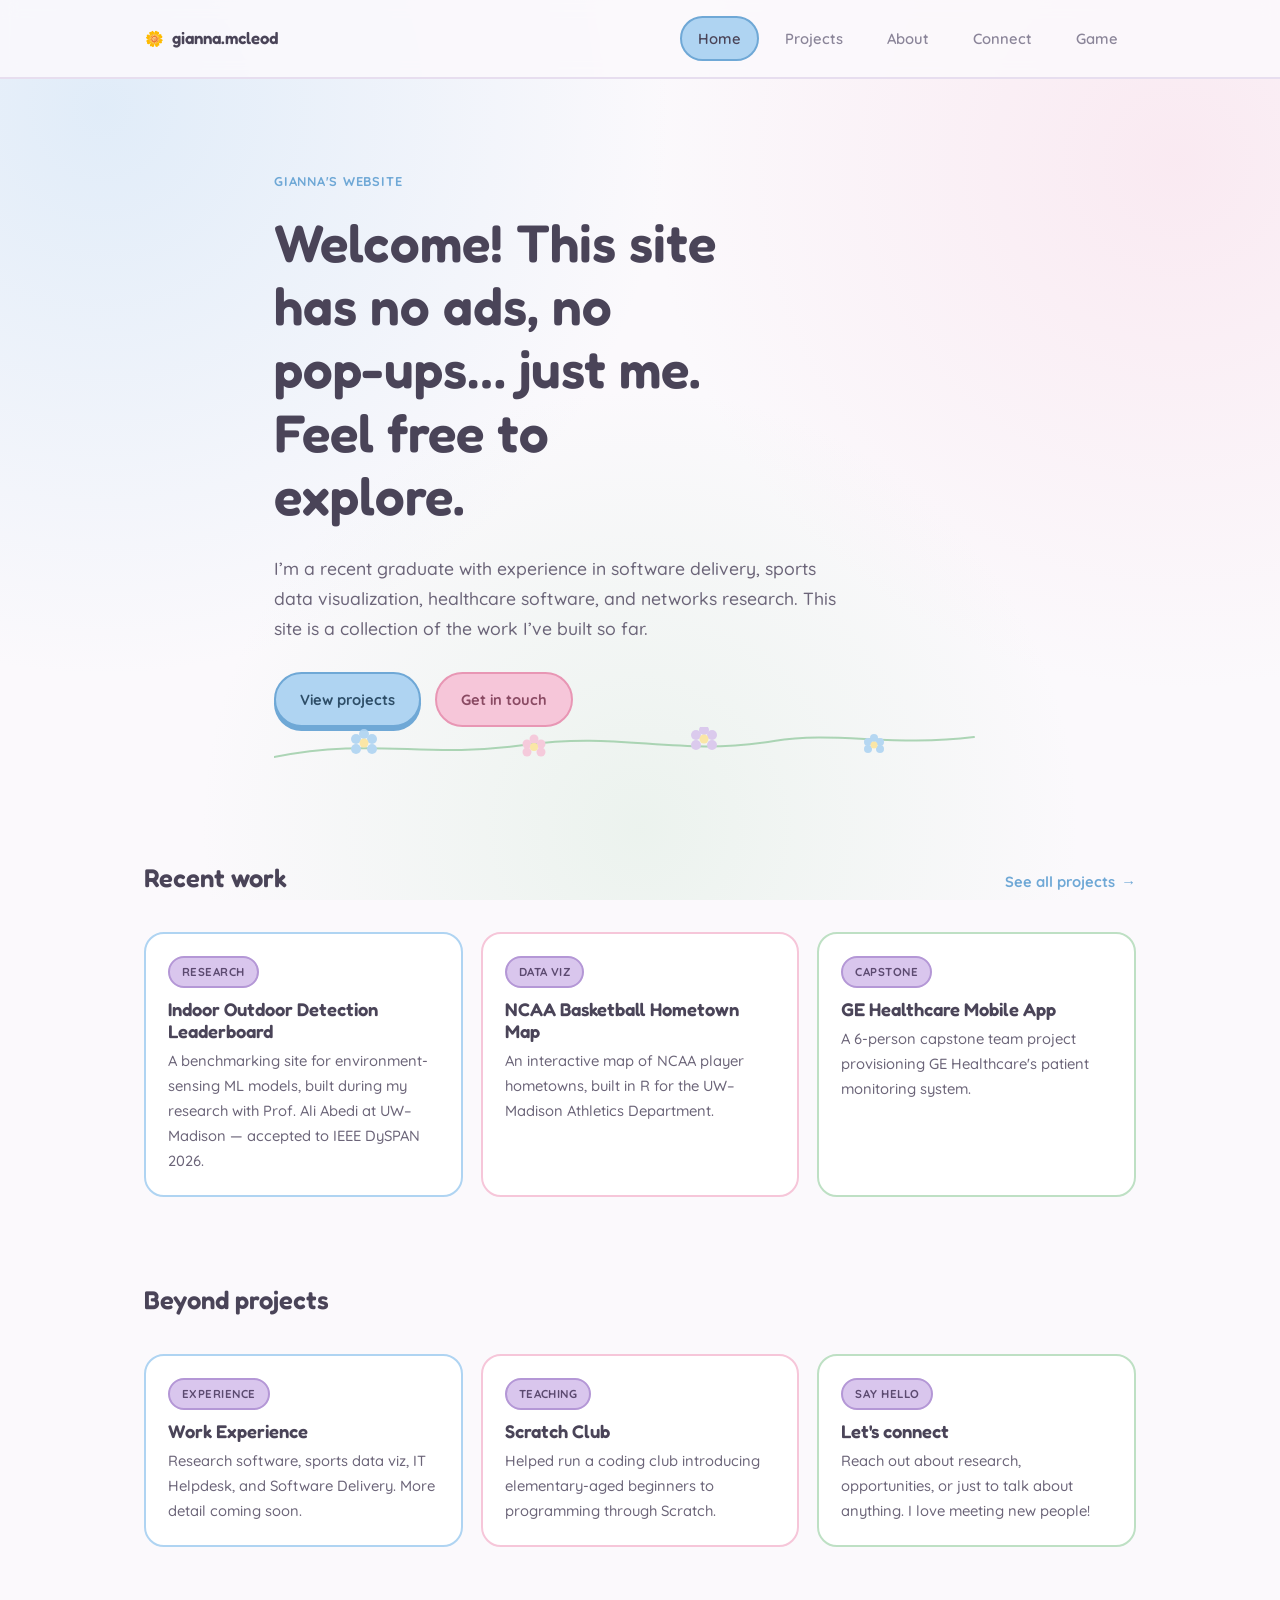
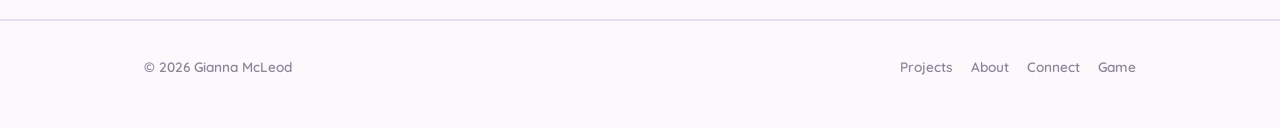
<file: index.html>
<!DOCTYPE html>
<html lang="en">
<head>
  <meta charset="UTF-8" />
  <meta name="viewport" content="width=device-width, initial-scale=1.0" />
  <title>Meet Gianna McLeod</title>
  <meta name="description" content="Portfolio of Gianna McLeod — software development, environment-sensing research, and data visualization." />
  <link rel="stylesheet" href="styles.css" />
</head>
<body>

  <nav class="site-nav">
    <div class="nav-inner">
      <a href="index.html" class="nav-logo"><span class="dot"></span>gianna.mcleod</a>
      <button class="nav-toggle" aria-label="Toggle navigation"><span></span></button>
      <ul class="nav-links">
        <li><a href="index.html" aria-current="page">Home</a></li>
        <li><a href="projects.html">Projects</a></li>
        <li><a href="about.html">About</a></li>
        <li><a href="connect.html">Connect</a></li>
        <li><a href="game.html">Game</a></li>
      </ul>
    </div>
  </nav>

  <main>
    <header class="hero">
      <div class="wrap">
        <p class="eyebrow hero-eyebrow">Gianna's Website</p>
        <h1>Welcome! This site has no ads, no pop-ups… just me. Feel free to explore.</h1>
        <p class="lede">
         I’m a recent graduate with experience in software delivery,
          sports data visualization, healthcare software, and networks research. This site is a collection of the work I’ve built so far.
        </p>
        <div class="hero-actions">
          <a href="projects.html" class="btn btn-primary">View projects</a>
          <a href="connect.html" class="btn btn-ghost">Get in touch</a>
        </div>
      </div>

      <div class="wrap" aria-hidden="true">
        <svg class="pulse-rule" viewBox="0 0 700 40" preserveAspectRatio="xMinYMid meet" xmlns="http://www.w3.org/2000/svg">
          <path d="M0,30 C100,10 150,32 250,18 C350,4 400,30 500,14 C560,4 620,20 700,10"
                fill="none" stroke="#8FC79C" stroke-width="2" stroke-linecap="round" opacity="0.8"/>
          <!-- flower 1: sky -->
          <g transform="translate(90,16)">
            <circle cx="0" cy="-9" r="5" fill="#AFD4F2"/>
            <circle cx="8" cy="-4" r="5" fill="#AFD4F2"/>
            <circle cx="8" cy="6" r="5" fill="#AFD4F2"/>
            <circle cx="-8" cy="6" r="5" fill="#AFD4F2"/>
            <circle cx="-8" cy="-4" r="5" fill="#AFD4F2"/>
            <circle cx="0" cy="0" r="4.5" fill="#FCE59E"/>
          </g>
          <!-- flower 2: blush -->
          <g transform="translate(260,20)">
            <circle cx="0" cy="-8" r="4.5" fill="#F6C6D9"/>
            <circle cx="7" cy="-3" r="4.5" fill="#F6C6D9"/>
            <circle cx="7" cy="5" r="4.5" fill="#F6C6D9"/>
            <circle cx="-7" cy="5" r="4.5" fill="#F6C6D9"/>
            <circle cx="-7" cy="-3" r="4.5" fill="#F6C6D9"/>
            <circle cx="0" cy="0" r="4" fill="#FCE59E"/>
          </g>
          <!-- flower 3: lilac -->
          <g transform="translate(430,12)">
            <circle cx="0" cy="-9" r="5" fill="#D9C6ED"/>
            <circle cx="8" cy="-4" r="5" fill="#D9C6ED"/>
            <circle cx="8" cy="6" r="5" fill="#D9C6ED"/>
            <circle cx="-8" cy="6" r="5" fill="#D9C6ED"/>
            <circle cx="-8" cy="-4" r="5" fill="#D9C6ED"/>
            <circle cx="0" cy="0" r="4.5" fill="#FCE59E"/>
          </g>
          <!-- flower 4: sky small -->
          <g transform="translate(600,18)">
            <circle cx="0" cy="-7" r="4" fill="#AFD4F2"/>
            <circle cx="6" cy="-3" r="4" fill="#AFD4F2"/>
            <circle cx="6" cy="4" r="4" fill="#AFD4F2"/>
            <circle cx="-6" cy="4" r="4" fill="#AFD4F2"/>
            <circle cx="-6" cy="-3" r="4" fill="#AFD4F2"/>
            <circle cx="0" cy="0" r="3.5" fill="#FCE59E"/>
          </g>
        </svg>
      </div>
    </header>

    <section>
      <div class="wrap-wide">
        <div class="section-head">
          <h2>Recent work</h2>
          <a href="projects.html" class="project-link">See all projects <span class="arrow">→</span></a>
        </div>
        <div class="highlight-grid">

          <div class="highlight-card">
            <span class="tag-mono">Research</span>
            <h3>Indoor Outdoor Detection Leaderboard</h3>
            <p>A benchmarking site for environment-sensing ML models, built during my research with Prof. Ali Abedi at UW–Madison — accepted to IEEE DySPAN 2026.</p>
          </div>

          <div class="highlight-card">
            <span class="tag-mono">Data Viz</span>
            <h3>NCAA Basketball Hometown Map</h3>
            <p>An interactive map of NCAA player hometowns, built in R for the UW–Madison Athletics Department.</p>
          </div>

          <div class="highlight-card">
            <span class="tag-mono">Capstone</span>
            <h3>GE Healthcare Mobile App</h3>
            <p>A 6-person capstone team project provisioning GE Healthcare's patient monitoring system.</p>
          </div>

        </div>
      </div>
    </section>

    <section class="tight">
      <div class="wrap-wide">
        <div class="section-head">
          <h2>Beyond projects</h2>
        </div>
        <div class="highlight-grid">
          <div class="highlight-card">
            <span class="tag-mono">Experience</span>
            <h3>Work Experience</h3>
            <p>Research software, sports data viz, IT Helpdesk, and Software Delivery. More detail coming soon.</p>
          </div>
          <div class="highlight-card">
            <span class="tag-mono">Teaching</span>
            <h3>Scratch Club</h3>
            <p>Helped run a coding club introducing elementary-aged beginners to programming through Scratch.</p>
          </div>
          <div class="highlight-card">
            <span class="tag-mono">Say hello</span>
            <h3>Let's connect</h3>
            <p>Reach out about research, opportunities, or just to talk about anything. I love meeting new people!</p>
          </div>
        </div>
      </div>
    </section>
  </main>

  <footer>
    <div class="wrap-wide">
      <p>&copy; 2026 Gianna McLeod</p>
      <ul class="footer-links">
        <li><a href="projects.html">Projects</a></li>
        <li><a href="about.html">About</a></li>
        <li><a href="connect.html">Connect</a></li>
        <li><a href="game.html">Game</a></li>
      </ul>
    </div>
  </footer>

  <script src="script.js"></script>
</body>
</html>
</file>
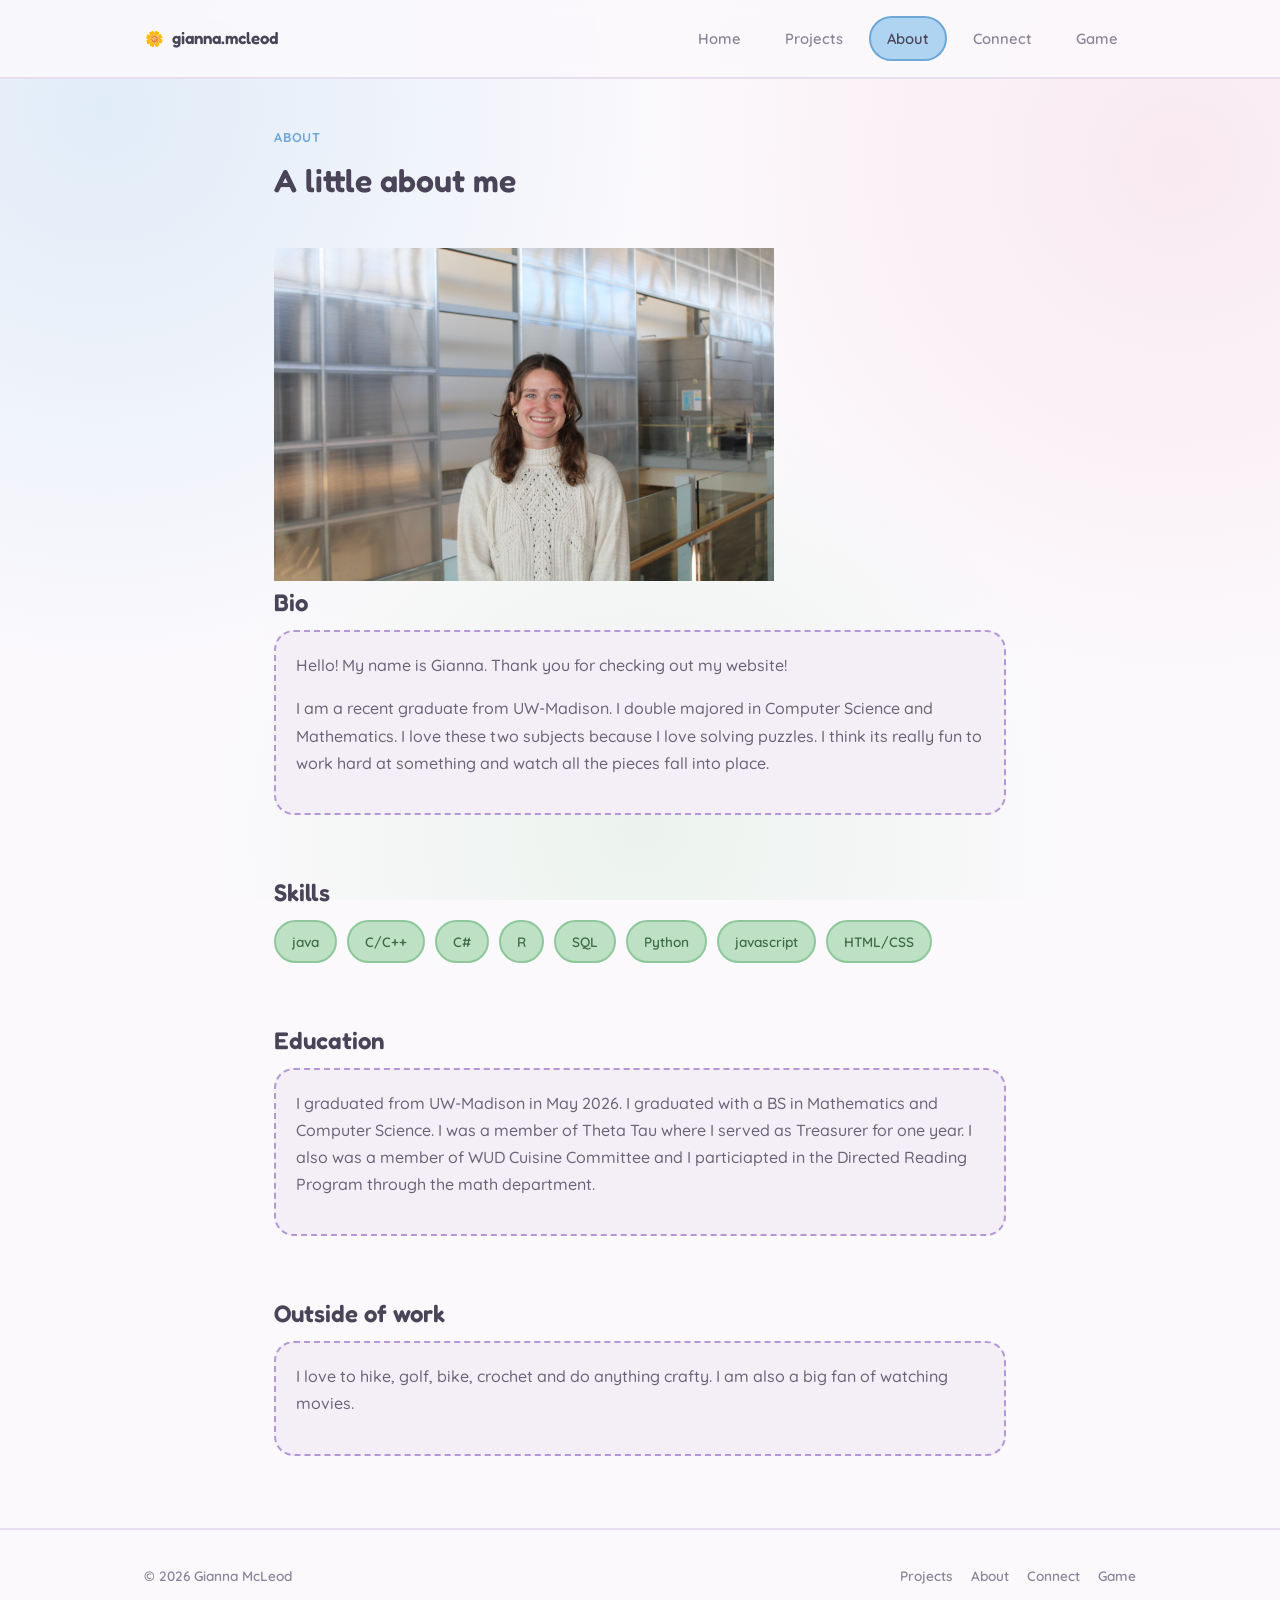
<file: about.html>
<!DOCTYPE html>
<html lang="en">
<head>
  <meta charset="UTF-8" />
  <meta name="viewport" content="width=device-width, initial-scale=1.0" />
  <title>About — Gianna McLeod</title>
  <link rel="stylesheet" href="styles.css" />
</head>
<body>

  <nav class="site-nav">
    <div class="nav-inner">
      <a href="index.html" class="nav-logo"><span class="dot"></span>gianna.mcleod</a>
      <button class="nav-toggle" aria-label="Toggle navigation"><span></span></button>
      <ul class="nav-links">
        <li><a href="index.html">Home</a></li>
        <li><a href="projects.html">Projects</a></li>
        <li><a href="about.html" aria-current="page">About</a></li>
        <li><a href="connect.html">Connect</a></li>
        <li><a href="game.html">Game</a></li>
      </ul>
    </div>
  </nav>

  <main>
    <div class="wrap">

      <header class="tight" style="padding-top: 48px;">
        <p class="eyebrow">About</p>
        <h1>A little about me</h1>
      </header>
      <section class="tight prose">
        <img src="photos/IMG_2889.JPG" alt="Photo of Gianna" style="max-width: 500px; width: 100%; height: auto;">
        <h2>Bio</h2>
        <div class="placeholder-block">
          <p>Hello! My name is Gianna. Thank you for checking out my website!</p>
          <p>I am a recent graduate from UW-Madison. I double majored in Computer Science and Mathematics. 
          I love these two subjects because I love solving puzzles. I think its really fun to work hard
          at something and watch all the pieces fall into place.</p>
        </div>
      </section>
      <section class="tight">
        <h2>Skills</h2>
        <div class="skills-grid">
          <span class="skill-chip">java</span>
          <span class="skill-chip">C/C++</span>
          <span class="skill-chip">C#</span>
          <span class="skill-chip">R</span>
          <span class="skill-chip">SQL</span>
          <span class="skill-chip">Python</span>
          <span class="skill-chip">javascript</span>
          <span class="skill-chip">HTML/CSS</span>
        </div>
      </section>
      <section class="tight prose">
        <h2>Education</h2>
        <div class="placeholder-block">
          <p>I graduated from UW-Madison in May 2026. I graduated with a BS in Mathematics and Computer Science.
          I was a member of Theta Tau where I served as Treasurer for one year. I also was a member of 
          WUD Cuisine Committee and I particiapted in the Directed Reading Program through the math department. </p>
        </div>
      </section>
      
      <section class="tight prose">
        <h2>Outside of work</h2>
        <div class="placeholder-block">
          <p>I love to hike, golf, bike, crochet and do anything crafty. I am also a big fan of watching movies.</p>
        </div>
      </section>

    </div>
  </main>

  <footer>
    <div class="wrap-wide">
      <p>&copy; 2026 Gianna McLeod</p>
      <ul class="footer-links">
        <li><a href="projects.html">Projects</a></li>
        <li><a href="about.html">About</a></li>
        <li><a href="connect.html">Connect</a></li>
        <li><a href="game.html">Game</a></li>
      </ul>
    </div>
  </footer>

  <script src="script.js"></script>
</body>
</html>
</file>
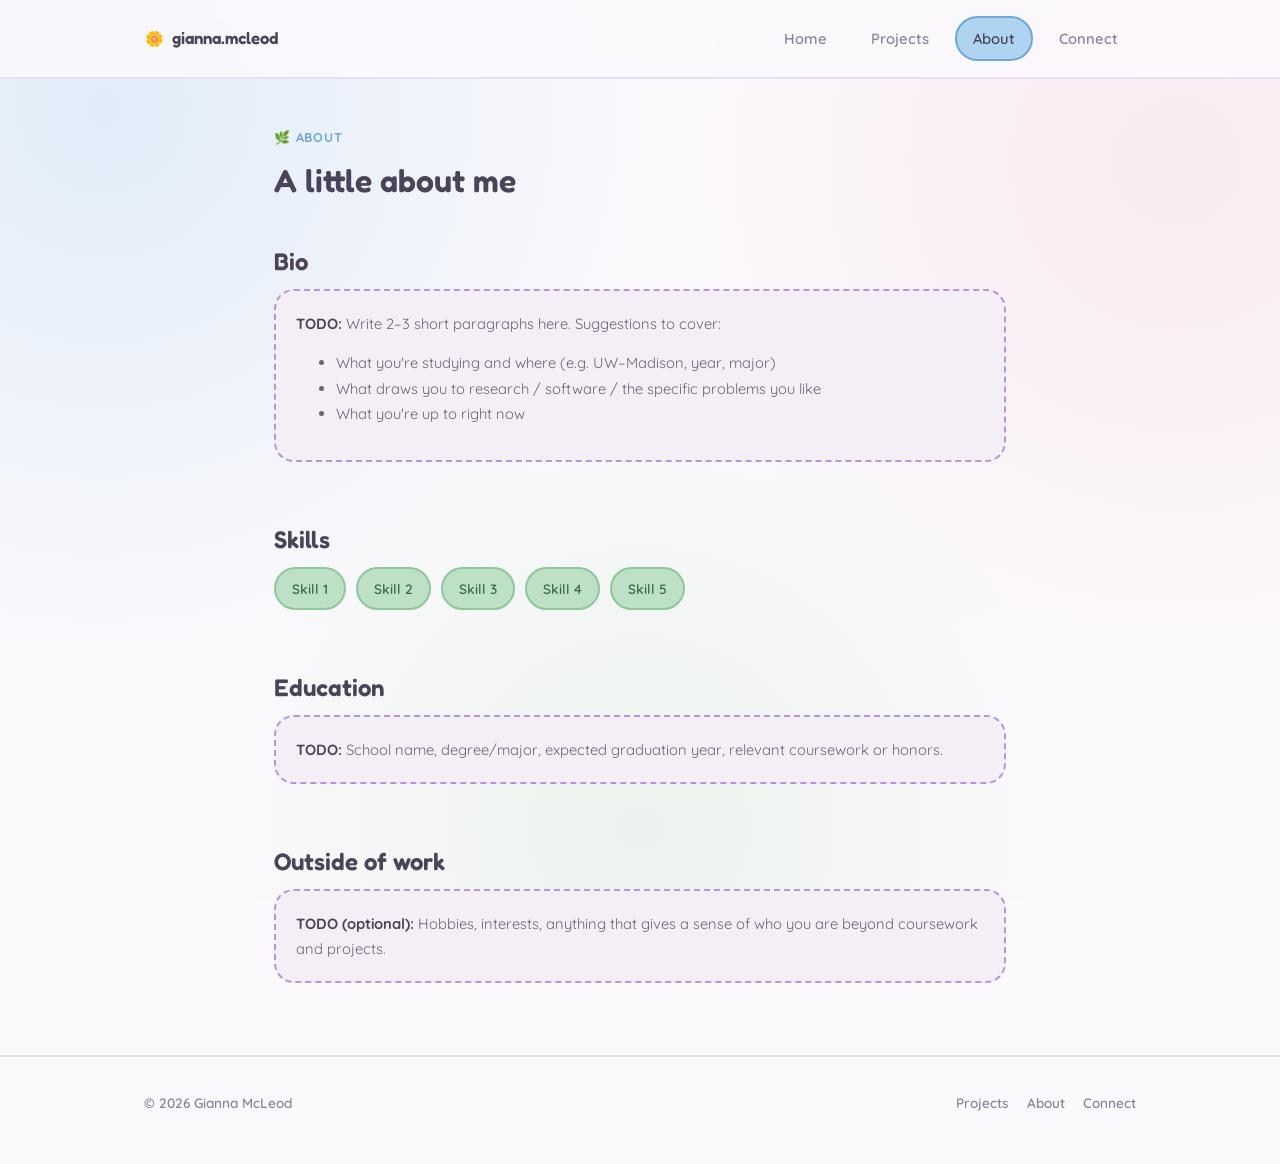
<file: About.html>
<!DOCTYPE html>
<html lang="en">
<head>
  <meta charset="UTF-8" />
  <meta name="viewport" content="width=device-width, initial-scale=1.0" />
  <title>About — Gianna McLeod</title>
  <link rel="stylesheet" href="styles.css" />
</head>
<body>

  <nav class="site-nav">
    <div class="nav-inner">
      <a href="index.html" class="nav-logo"><span class="dot"></span>gianna.mcleod</a>
      <button class="nav-toggle" aria-label="Toggle navigation"><span></span></button>
      <ul class="nav-links">
        <li><a href="index.html">Home</a></li>
        <li><a href="projects.html">Projects</a></li>
        <li><a href="about.html" aria-current="page">About</a></li>
        <li><a href="connect.html">Connect</a></li>
      </ul>
    </div>
  </nav>

  <main>
    <div class="wrap">

      <header class="tight" style="padding-top: 48px;">
        <p class="eyebrow">🌿 About</p>
        <h1>A little about me</h1>
      </header>

      <!-- ============================================================
           BIO
           Replace the placeholder block below with a few paragraphs:
           who you are, what you study, what you're curious about.
           ============================================================ -->
      <section class="tight prose">
        <h2>Bio</h2>
        <div class="placeholder-block">
          <strong>TODO:</strong> Write 2–3 short paragraphs here. Suggestions to cover:
          <ul>
            <li>What you're studying and where (e.g. UW–Madison, year, major)</li>
            <li>What draws you to research / software / the specific problems you like</li>
            <li>What you're up to right now</li>
          </ul>
        </div>
      </section>

      <!-- ============================================================
           SKILLS
           Replace the chips below with your own list of languages,
           tools, and frameworks. Duplicate the <span class="skill-chip">
           element for each one.
           ============================================================ -->
      <section class="tight">
        <h2>Skills</h2>
        <div class="skills-grid">
          <span class="skill-chip">Skill 1</span>
          <span class="skill-chip">Skill 2</span>
          <span class="skill-chip">Skill 3</span>
          <span class="skill-chip">Skill 4</span>
          <span class="skill-chip">Skill 5</span>
        </div>
      </section>

      <!-- ============================================================
           EDUCATION
           Replace with your actual program, expected graduation, etc.
           ============================================================ -->
      <section class="tight prose">
        <h2>Education</h2>
        <div class="placeholder-block">
          <strong>TODO:</strong> School name, degree/major, expected graduation year,
          relevant coursework or honors.
        </div>
      </section>

      <!-- ============================================================
           INTERESTS / OUTSIDE OF WORK
           Optional section — delete if you don't want it.
           ============================================================ -->
      <section class="tight prose">
        <h2>Outside of work</h2>
        <div class="placeholder-block">
          <strong>TODO (optional):</strong> Hobbies, interests, anything that gives a
          sense of who you are beyond coursework and projects.
        </div>
      </section>

    </div>
  </main>

  <footer>
    <div class="wrap-wide">
      <p>&copy; 2026 Gianna McLeod</p>
      <ul class="footer-links">
        <li><a href="projects.html">Projects</a></li>
        <li><a href="about.html">About</a></li>
        <li><a href="connect.html">Connect</a></li>
      </ul>
    </div>
  </footer>

  <script src="script.js"></script>
</body>
</html>
</file>
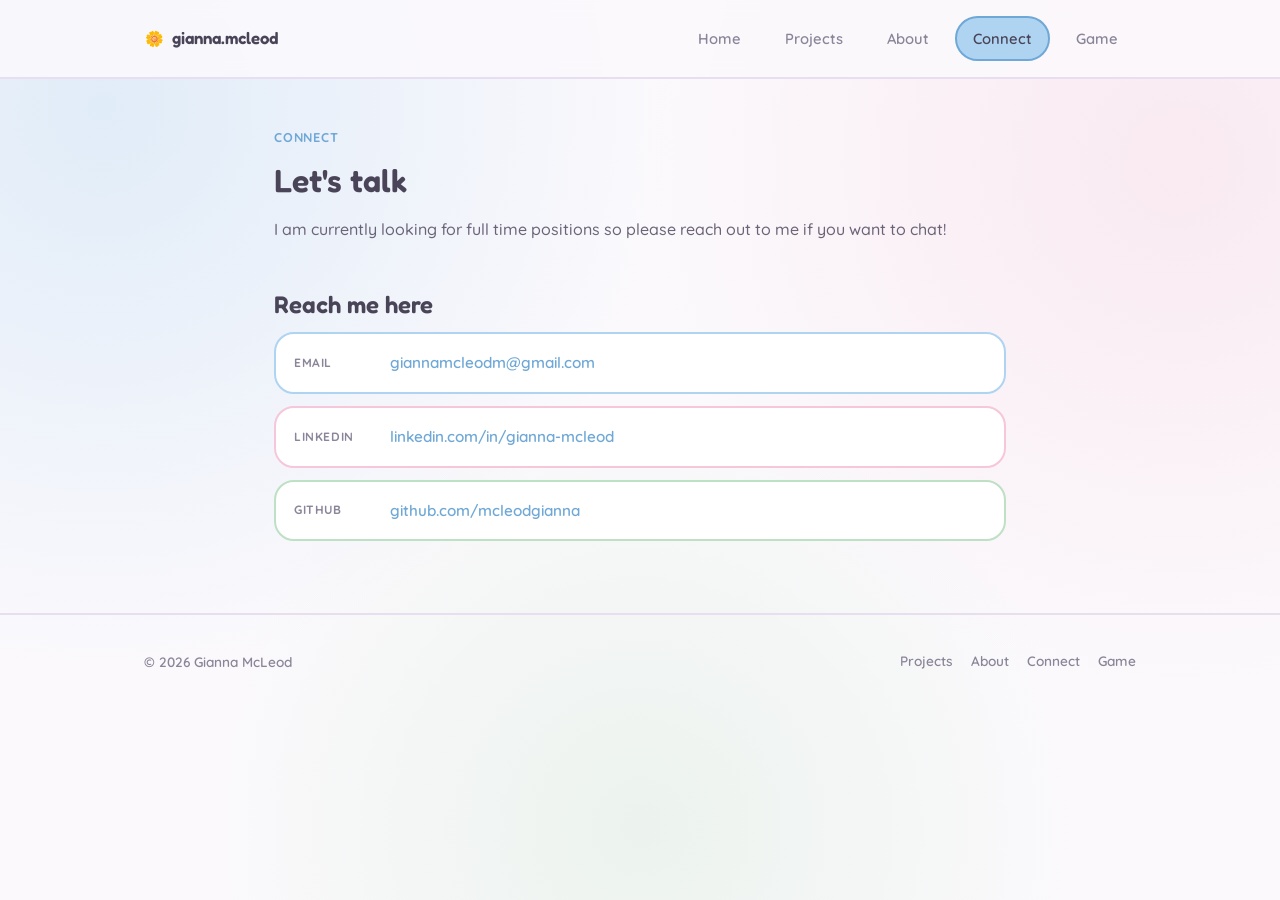
<file: connect.html>
<!DOCTYPE html>
<html lang="en">
<head>
  <meta charset="UTF-8" />
  <meta name="viewport" content="width=device-width, initial-scale=1.0" />
  <title>Connect — Gianna McLeod</title>
  <link rel="stylesheet" href="styles.css" />
</head>
<body>

  <nav class="site-nav">
    <div class="nav-inner">
      <a href="index.html" class="nav-logo"><span class="dot"></span>gianna.mcleod</a>
      <button class="nav-toggle" aria-label="Toggle navigation"><span></span></button>
      <ul class="nav-links">
        <li><a href="index.html">Home</a></li>
        <li><a href="projects.html">Projects</a></li>
        <li><a href="about.html">About</a></li>
        <li><a href="connect.html" aria-current="page">Connect</a></li>
        <li><a href="game.html">Game</a></li>
      </ul>
    </div>
  </nav>

  <main>
    <div class="wrap">

      <header class="tight" style="padding-top: 48px;">
        <p class="eyebrow">Connect</p>
        <h1>Let's talk</h1>
        <p class="lede">
          I am currently looking for full time positions so please reach out to me if you want to chat!
        </p>
      </header>

      <section class="tight">
        <h2>Reach me here</h2>
        <ul class="contact-list">
          <li>
            <span class="label">Email</span>
            <a href="mailto:giannamcleodm@gmail.com">giannamcleodm@gmail.com</a>
          </li>
          <li>
            <span class="label">LinkedIn</span>
            <a href="https://www.linkedin.com/in/gianna-mcleod/" target="_blank" rel="noopener noreferrer">
              linkedin.com/in/gianna-mcleod
            </a>
          </li>
          <li>
            <span class="label">GitHub</span>
            <a href="https://github.com/mcleodgianna" target="_blank" rel="noopener noreferrer">github.com/mcleodgianna</a>
          </li>
          <!--
          <li>
            <span class="label">Resume</span>
            <a href="TODO-resume.pdf">Download PDF</a>
          </li>
          -->
        </ul>
      </section>

      <!-- ============================================================
           OPTIONAL CONTACT FORM
           This is a static site (GitHub Pages), so a real form needs a
           backend/service like Formspree, Getform, or Netlify Forms.
           Left commented out — uncomment and wire up an action URL if
           you want a form instead of / in addition to the links above.
           ============================================================ -->
      <!--
      <section class="tight prose">
        <h2>Or send a message</h2>
        <form action="https://formspree.io/f/TODO" method="POST">
          <label>Name<br><input type="text" name="name" required></label><br><br>
          <label>Email<br><input type="email" name="email" required></label><br><br>
          <label>Message<br><textarea name="message" rows="5" required></textarea></label><br><br>
          <button type="submit" class="btn btn-primary">Send</button>
        </form>
      </section>
      -->

    </div>
  </main>

  <footer>
    <div class="wrap-wide">
      <p>&copy; 2026 Gianna McLeod</p>
      <ul class="footer-links">
        <li><a href="projects.html">Projects</a></li>
        <li><a href="about.html">About</a></li>
        <li><a href="connect.html">Connect</a></li>
        <li><a href="game.html">Game</a></li>
      </ul>
    </div>
  </footer>

  <script src="script.js"></script>
</body>
</html>
</file>
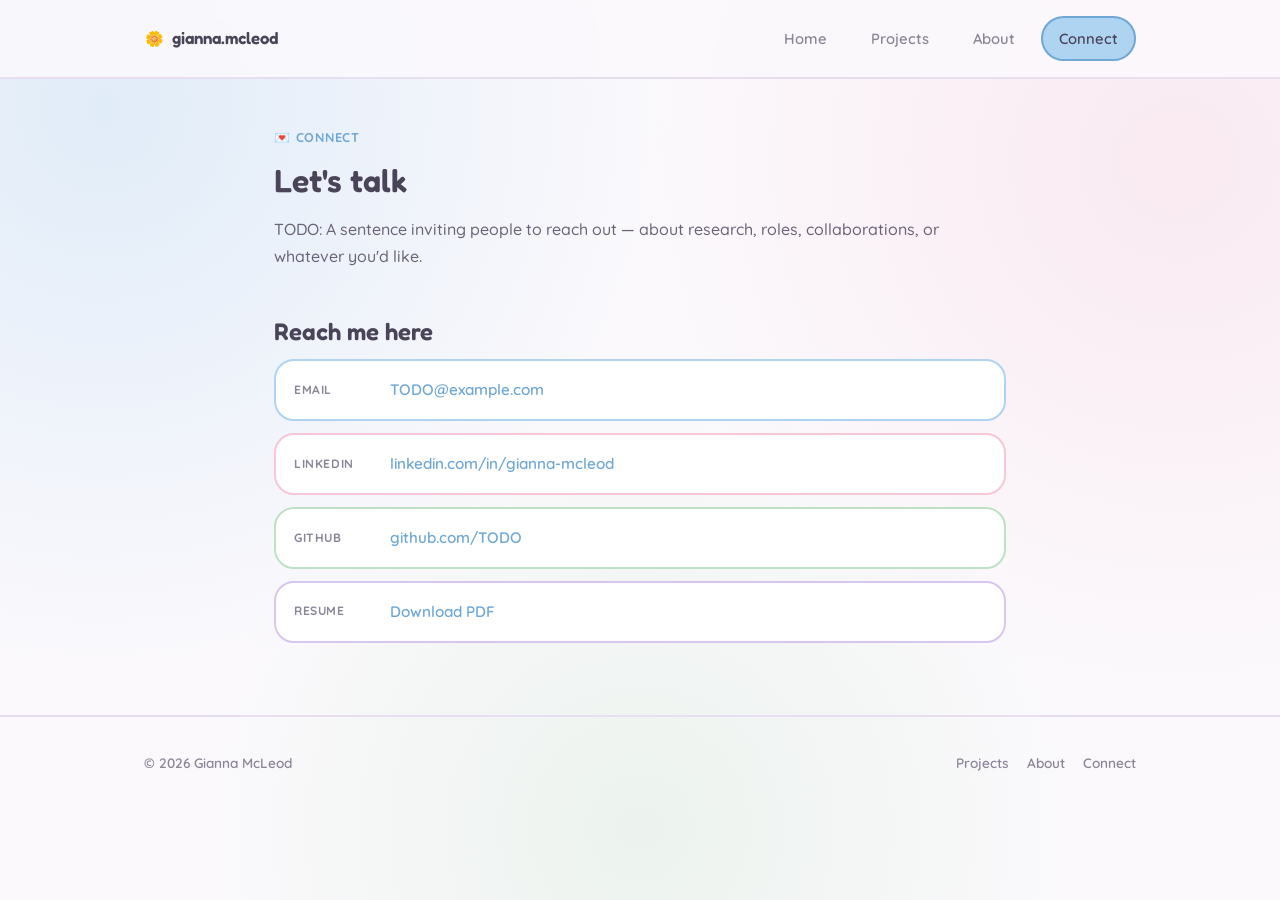
<file: Connect.html>
<!DOCTYPE html>
<html lang="en">
<head>
  <meta charset="UTF-8" />
  <meta name="viewport" content="width=device-width, initial-scale=1.0" />
  <title>Connect — Gianna McLeod</title>
  <link rel="stylesheet" href="styles.css" />
</head>
<body>

  <nav class="site-nav">
    <div class="nav-inner">
      <a href="index.html" class="nav-logo"><span class="dot"></span>gianna.mcleod</a>
      <button class="nav-toggle" aria-label="Toggle navigation"><span></span></button>
      <ul class="nav-links">
        <li><a href="index.html">Home</a></li>
        <li><a href="projects.html">Projects</a></li>
        <li><a href="about.html">About</a></li>
        <li><a href="connect.html" aria-current="page">Connect</a></li>
      </ul>
    </div>
  </nav>

  <main>
    <div class="wrap">

      <header class="tight" style="padding-top: 48px;">
        <p class="eyebrow">💌 Connect</p>
        <h1>Let's talk</h1>
        <!-- ============================================================
             INTRO LINE
             Replace with a short sentence about what you want people to
             reach out about (e.g. research collabs, job opportunities).
             ============================================================ -->
        <p class="lede">
          TODO: A sentence inviting people to reach out — about research, roles,
          collaborations, or whatever you'd like.
        </p>
      </header>

      <!-- ============================================================
           CONTACT LINKS
           Fill in the href for each item, and delete any rows you don't
           want (e.g. no GitHub). Duplicate a <li> to add more.
           ============================================================ -->
      <section class="tight">
        <h2>Reach me here</h2>
        <ul class="contact-list">
          <li>
            <span class="label">Email</span>
            <a href="mailto:TODO@example.com">TODO@example.com</a>
          </li>
          <li>
            <span class="label">LinkedIn</span>
            <a href="https://www.linkedin.com/in/gianna-mcleod/" target="_blank" rel="noopener noreferrer">
              linkedin.com/in/gianna-mcleod
            </a>
          </li>
          <li>
            <span class="label">GitHub</span>
            <a href="https://github.com/TODO" target="_blank" rel="noopener noreferrer">github.com/TODO</a>
          </li>
          <li>
            <span class="label">Resume</span>
            <a href="TODO-resume.pdf">Download PDF</a>
          </li>
        </ul>
      </section>

      <!-- ============================================================
           OPTIONAL CONTACT FORM
           This is a static site (GitHub Pages), so a real form needs a
           backend/service like Formspree, Getform, or Netlify Forms.
           Left commented out — uncomment and wire up an action URL if
           you want a form instead of / in addition to the links above.
           ============================================================ -->
      <!--
      <section class="tight prose">
        <h2>Or send a message</h2>
        <form action="https://formspree.io/f/TODO" method="POST">
          <label>Name<br><input type="text" name="name" required></label><br><br>
          <label>Email<br><input type="email" name="email" required></label><br><br>
          <label>Message<br><textarea name="message" rows="5" required></textarea></label><br><br>
          <button type="submit" class="btn btn-primary">Send</button>
        </form>
      </section>
      -->

    </div>
  </main>

  <footer>
    <div class="wrap-wide">
      <p>&copy; 2026 Gianna McLeod</p>
      <ul class="footer-links">
        <li><a href="projects.html">Projects</a></li>
        <li><a href="about.html">About</a></li>
        <li><a href="connect.html">Connect</a></li>
      </ul>
    </div>
  </footer>

  <script src="script.js"></script>
</body>
</html>
</file>
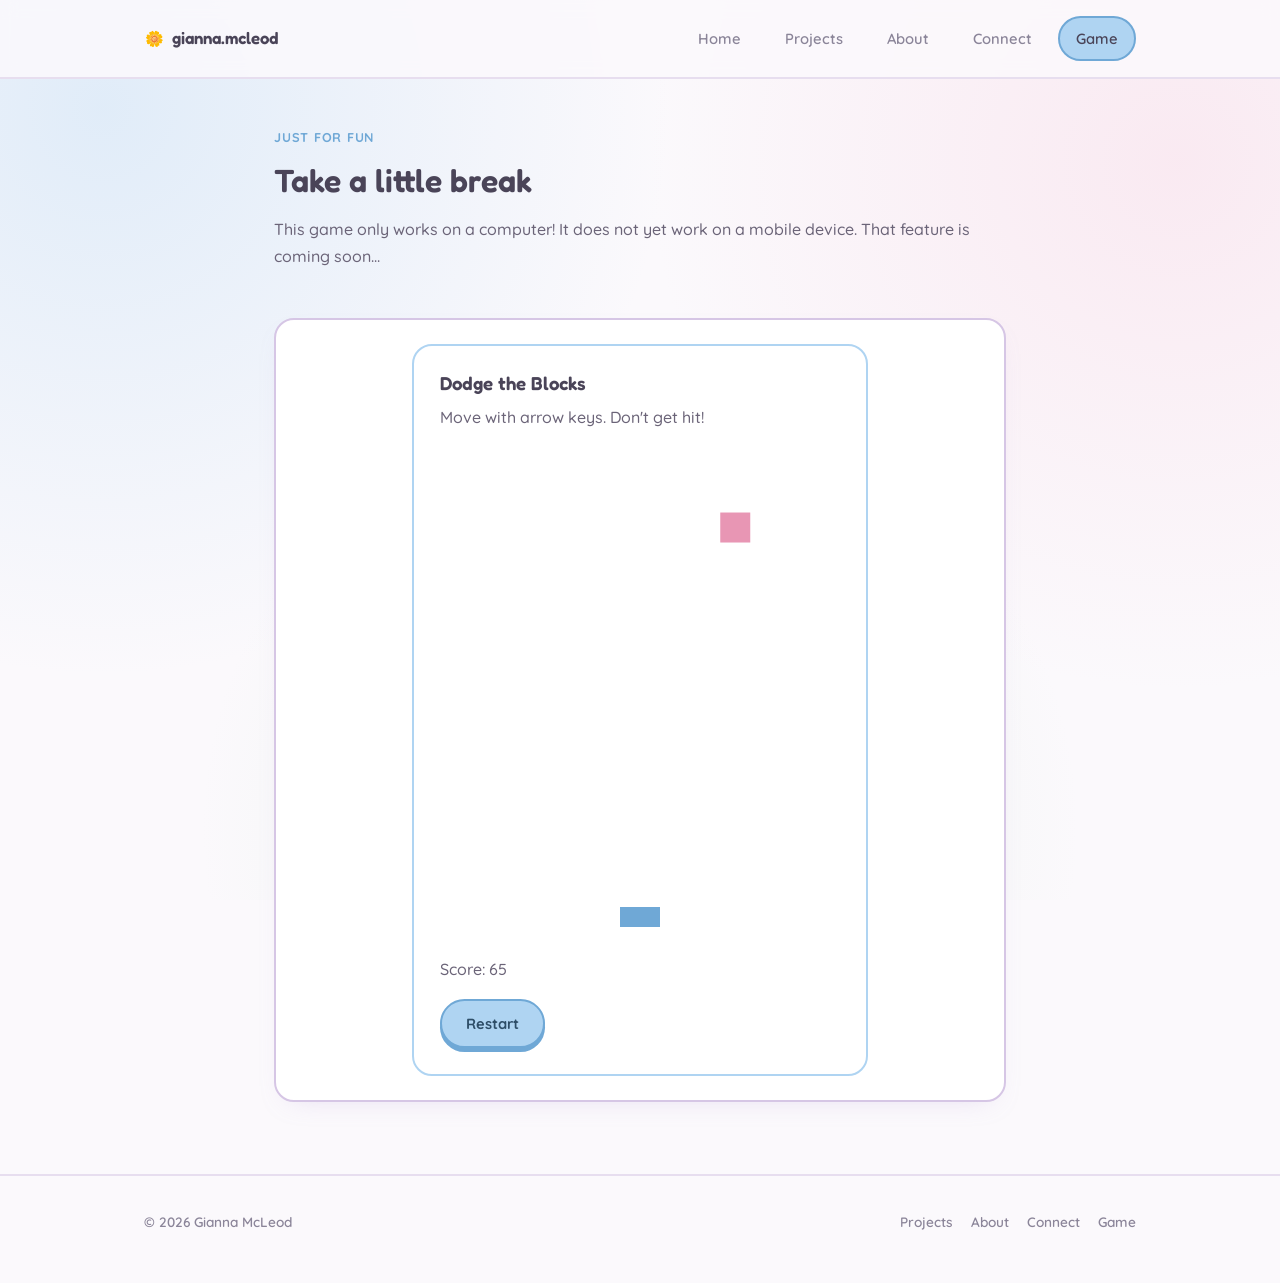
<file: game.html>
<!DOCTYPE html>
<html lang="en">
<head>
  <meta charset="UTF-8" />
  <meta name="viewport" content="width=device-width, initial-scale=1.0" />
  <title>Play — Gianna McLeod</title>
  <link rel="stylesheet" href="styles.css" />
</head>
<body>

  <nav class="site-nav">
    <div class="nav-inner">
      <a href="index.html" class="nav-logo"><span class="dot"></span>gianna.mcleod</a>
      <button class="nav-toggle" aria-label="Toggle navigation"><span></span></button>
      <ul class="nav-links">
        <li><a href="index.html">Home</a></li>
        <li><a href="projects.html">Projects</a></li>
        <li><a href="about.html">About</a></li>
        <li><a href="connect.html">Connect</a></li>
        <li><a href="game.html" aria-current="page">Game</a></li>
      </ul>
    </div>
  </nav>

  <main>
    <div class="wrap">

      <header class="tight" style="padding-top: 48px;">
        <p class="eyebrow">Just for fun</p>
        <h1>Take a little break</h1>
        <p class="lede">
          This game only works on a computer! It does not yet work on a mobile device. That feature is coming soon...
        </p>
      </header>

      <section class="tight">
        <div id="game-root" class="game-frame">
          <div class="project-card">
            <h3>Dodge the Blocks</h3>
            <p>Move with arrow keys. Don't get hit!</p>
            <canvas id="gameCanvas" width="400" height="500"></canvas>
            <p id="score">Score: 0</p>
            <button id="restartBtn" class="btn btn-primary">Restart</button>
          </div>
        </div>

    </div>
  </main>

  <footer>
    <div class="wrap-wide">
      <p>&copy; 2026 Gianna McLeod</p>
      <ul class="footer-links">
        <li><a href="projects.html">Projects</a></li>
        <li><a href="about.html">About</a></li>
        <li><a href="connect.html">Connect</a></li>
        <li><a href="game.html">Game</a></li>
      </ul>
    </div>
  </footer>

  <script src="script.js"></script>

  <script src="game.js"></script>

</body>
</html>
</file>
<file: styles.css>
/* ============================================================
   Design tokens — Wildflower Field
   Palette: sky, blush, lilac, buttercup, sage, ink (soft, never true black)
   Type: Fredoka (display, rounded + cute) / Quicksand (body + utility)
   ============================================================ */

@import url('https://fonts.googleapis.com/css2?family=Fredoka:wght@400;500;600;700&family=Quicksand:wght@400;500;600;700&display=swap');

:root {
  --paper: #FBF9FC;
  --paper-dim: #F4EFF7;
  --ink: #4A4458;
  --ink-soft: #6B6478;
  --slate: #8B8599;

  --sky: #AFD4F2;
  --sky-deep: #6FA8D6;
  --blush: #F6C6D9;
  --blush-deep: #E896B4;
  --lilac: #D9C6ED;
  --lilac-deep: #B497D6;
  --buttercup: #FCE59E;
  --buttercup-deep: #E8C458;
  --sage: #BEE0C4;
  --sage-deep: #8FC79C;

  --line: #E7DEEF;
  --line-strong: #D6C6E5;

  --radius: 20px;
  --radius-sm: 14px;
  --max-w: 780px;
  --wide-w: 1040px;

  --ease: cubic-bezier(0.22, 1, 0.36, 1);
}

@media (prefers-reduced-motion: reduce) {
  * { animation-duration: 0.001ms !important; animation-iteration-count: 1 !important; transition-duration: 0.001ms !important; scroll-behavior: auto !important; }
}

* { box-sizing: border-box; }

html { scroll-behavior: smooth; }

body {
  margin: 0;
  background: var(--paper);
  background-image:
    radial-gradient(circle at 8% 12%, rgba(175, 212, 242, 0.35), transparent 40%),
    radial-gradient(circle at 92% 18%, rgba(246, 198, 217, 0.3), transparent 38%),
    radial-gradient(circle at 50% 92%, rgba(190, 224, 196, 0.25), transparent 42%);
  background-attachment: fixed;
  color: var(--ink);
  font-family: 'Quicksand', system-ui, sans-serif;
  font-size: 16px;
  line-height: 1.7;
  -webkit-font-smoothing: antialiased;
}

h1, h2, h3, h4 {
  font-family: 'Fredoka', system-ui, sans-serif;
  color: var(--ink);
  line-height: 1.2;
  margin: 0 0 0.5em;
  font-weight: 600;
  letter-spacing: 0;
}

p { margin: 0 0 1em; color: var(--ink-soft); font-weight: 500; }

a {
  color: var(--sky-deep);
  text-decoration: none;
}

.eyebrow {
  font-family: 'Quicksand', sans-serif;
  font-size: 0.8rem;
  font-weight: 700;
  letter-spacing: 0.06em;
  text-transform: uppercase;
  color: var(--sky-deep);
}

/* ---------------- Layout shells ---------------- */

.wrap {
  max-width: var(--max-w);
  margin: 0 auto;
  padding: 0 24px;
}

.wrap-wide {
  max-width: var(--wide-w);
  margin: 0 auto;
  padding: 0 24px;
}

main { display: block; }

section { padding: 56px 0; }
section.tight { padding: 32px 0; }

/* ---------------- Nav ---------------- */

.site-nav {
  position: sticky;
  top: 0;
  z-index: 20;
  background: rgba(251, 249, 252, 0.88);
  backdrop-filter: blur(8px);
  border-bottom: 2px solid var(--line);
}

.nav-inner {
  max-width: var(--wide-w);
  margin: 0 auto;
  padding: 16px 24px;
  display: flex;
  align-items: center;
  justify-content: space-between;
}

.nav-logo {
  font-family: 'Fredoka', sans-serif;
  font-weight: 600;
  font-size: 1.05rem;
  color: var(--ink);
  display: flex;
  align-items: center;
  gap: 8px;
}

.nav-logo .dot {
  width: 20px;
  height: 20px;
  display: inline-flex;
  align-items: center;
  justify-content: center;
  font-size: 15px;
  line-height: 1;
}
.nav-logo .dot::before {
  content: '🌼';
}

.nav-links {
  display: flex;
  gap: 8px;
  list-style: none;
  margin: 0;
  padding: 0;
}

.nav-links a {
  font-family: 'Quicksand', sans-serif;
  font-size: 0.92rem;
  font-weight: 600;
  color: var(--slate);
  padding: 8px 16px;
  border-radius: 100px;
  border: 2px solid transparent;
  transition: color 0.2s var(--ease), background 0.2s var(--ease), border-color 0.2s var(--ease);
  display: inline-block;
}

.nav-links a:hover { color: var(--ink); background: var(--paper-dim); }

.nav-links a[aria-current="page"] {
  color: var(--ink);
  background: var(--sky);
  border-color: var(--sky-deep);
}

.nav-toggle {
  display: none;
  background: var(--paper-dim);
  border: 2px solid var(--line-strong);
  border-radius: 10px;
  width: 38px;
  height: 38px;
  cursor: pointer;
}

.nav-toggle span,
.nav-toggle span::before,
.nav-toggle span::after {
  content: '';
  display: block;
  width: 16px;
  height: 2px;
  border-radius: 2px;
  background: var(--ink);
  margin: 0 auto;
  position: relative;
}
.nav-toggle span::before { top: -5px; }
.nav-toggle span::after { top: 3px; }

@media (max-width: 640px) {
  .nav-toggle { display: block; }
  .nav-links {
    position: absolute;
    top: 100%;
    left: 0;
    right: 0;
    background: var(--paper);
    border-bottom: 2px solid var(--line);
    flex-direction: column;
    gap: 4px;
    display: none;
    padding: 12px 24px 20px;
  }
  .nav-links.open { display: flex; }
  .nav-links a { padding: 10px 14px; }
}

/* ---------------- Signature: wildflower sprig divider ---------------- */

.pulse-rule {
  width: 100%;
  height: 40px;
  display: block;
  opacity: 0.9;
}

/* ---------------- Hero ---------------- */

.hero {
  padding: 88px 0 40px;
  position: relative;
  overflow: hidden;
}

.hero-eyebrow {
  margin-bottom: 18px;
  display: inline-flex;
  align-items: center;
  gap: 6px;
}

.hero h1 {
  font-size: clamp(2.2rem, 5.6vw, 3.3rem);
  max-width: 15ch;
}

.hero .lede {
  font-size: 1.1rem;
  max-width: 52ch;
  color: var(--ink-soft);
}

.hero-actions {
  display: flex;
  gap: 14px;
  margin-top: 28px;
  flex-wrap: wrap;
}

.btn {
  font-family: 'Quicksand', sans-serif;
  font-weight: 700;
  font-size: 0.92rem;
  padding: 13px 24px;
  border-radius: 100px;
  display: inline-flex;
  align-items: center;
  gap: 8px;
  transition: transform 0.18s var(--ease), box-shadow 0.18s var(--ease), background 0.18s var(--ease);
  border: 2px solid transparent;
}

.btn-primary {
  background: var(--sky);
  color: #2E4E68;
  border-color: var(--sky-deep);
  box-shadow: 0 4px 0 var(--sky-deep);
}
.btn-primary:hover { transform: translateY(-2px); box-shadow: 0 6px 0 var(--sky-deep); }
.btn-primary:active { transform: translateY(1px); box-shadow: 0 2px 0 var(--sky-deep); }

.btn-ghost {
  border: 2px solid var(--blush-deep);
  color: #8A4A63;
  background: var(--blush);
}
.btn-ghost:hover { transform: translateY(-2px); }

/* ---------------- Highlight cards (home) ---------------- */

.highlight-grid {
  display: grid;
  grid-template-columns: repeat(3, 1fr);
  gap: 18px;
}

@media (max-width: 720px) {
  .highlight-grid { grid-template-columns: 1fr; }
}

.highlight-card {
  border: 2px solid var(--line);
  border-radius: var(--radius);
  padding: 22px;
  background: #FFFFFF;
  transition: box-shadow 0.2s var(--ease), transform 0.2s var(--ease), border-color 0.2s var(--ease);
}

.highlight-card:nth-of-type(3n+1) { border-color: var(--sky); }
.highlight-card:nth-of-type(3n+2) { border-color: var(--blush); }
.highlight-card:nth-of-type(3n+3) { border-color: var(--sage); }

.highlight-card:hover {
  box-shadow: 0 10px 24px -10px rgba(180, 151, 214, 0.35);
  transform: translateY(-3px);
}

.highlight-card .tag-mono {
  display: inline-block;
  margin-bottom: 10px;
}

.highlight-card h3 {
  font-size: 1.15rem;
  margin-bottom: 6px;
}

.highlight-card p {
  font-size: 0.92rem;
  margin-bottom: 0;
}

/* ---------------- Section headers ---------------- */

.section-head {
  display: flex;
  align-items: baseline;
  justify-content: space-between;
  gap: 16px;
  margin-bottom: 26px;
  flex-wrap: wrap;
}

.section-head h2 {
  font-size: 1.6rem;
}

/* ---------------- Project cards ---------------- */

.project-grid {
  display: grid;
  gap: 20px;
}

.project-card {
  border: 2px solid var(--line);
  border-radius: var(--radius);
  padding: 26px;
  background: #FFFFFF;
  transition: box-shadow 0.2s var(--ease), border-color 0.2s var(--ease), transform 0.2s var(--ease);
}

.project-card:nth-of-type(6n+1) { border-color: var(--sky); }
.project-card:nth-of-type(6n+2) { border-color: var(--blush); }
.project-card:nth-of-type(6n+3) { border-color: var(--buttercup-deep); }
.project-card:nth-of-type(6n+4) { border-color: var(--sage); }
.project-card:nth-of-type(6n+5) { border-color: var(--lilac); }
.project-card:nth-of-type(6n+6) { border-color: var(--sky); }

.project-card:hover {
  box-shadow: 0 12px 28px -14px rgba(180, 151, 214, 0.4);
  transform: translateY(-2px);
}

.project-card-head {
  display: flex;
  align-items: center;
  justify-content: space-between;
  gap: 12px;
  margin-bottom: 10px;
}

.project-card-head h3 {
  font-size: 1.3rem;
  margin: 0;
}

.tag-mono {
  font-family: 'Quicksand', sans-serif;
  font-size: 0.72rem;
  font-weight: 700;
  letter-spacing: 0.04em;
  text-transform: uppercase;
  color: #5C4A70;
  background: var(--lilac);
  border: 2px solid var(--lilac-deep);
  padding: 4px 12px;
  border-radius: 100px;
  white-space: nowrap;
}

.project-card-body p {
  font-size: 0.97rem;
}

.project-card-body video,
.project-card-body iframe {
  width: 100%;
  border-radius: var(--radius-sm);
  border: 2px solid var(--line);
  margin-top: 6px;
  display: block;
}

.project-card-body iframe { height: 480px; }

.caption {
  font-family: 'Quicksand', sans-serif;
  font-size: 0.8rem;
  font-weight: 600;
  color: var(--slate);
  margin-top: 6px;
}

.project-link {
  display: inline-flex;
  align-items: center;
  gap: 6px;
  font-family: 'Quicksand', sans-serif;
  font-size: 0.92rem;
  font-weight: 700;
  color: var(--sky-deep);
  border-bottom: 2px solid transparent;
  transition: border-color 0.2s var(--ease), transform 0.2s var(--ease);
}
.project-link:hover { border-color: var(--sky-deep); }
.project-link .arrow { transition: transform 0.2s var(--ease); display: inline-block; }
.project-link:hover .arrow { transform: translateX(3px); }

/* ---------------- Generic content blocks ---------------- */

.prose p { font-size: 1rem; }

.divider {
  height: 0;
  border: none;
  margin: 48px 0;
}

/* ---------------- Placeholder blocks (about / connect skeletons) ---------------- */

.placeholder-block {
  border: 2px dashed var(--lilac-deep);
  border-radius: var(--radius);
  padding: 20px;
  background: var(--paper-dim);
  color: var(--ink-soft);
  font-size: 0.92rem;
}

.placeholder-block strong { color: var(--ink); }

.skills-grid {
  display: flex;
  flex-wrap: wrap;
  gap: 10px;
}

.skill-chip {
  font-family: 'Quicksand', sans-serif;
  font-size: 0.85rem;
  font-weight: 600;
  padding: 8px 16px;
  border-radius: 100px;
  border: 2px solid var(--sage-deep);
  color: #3E6B48;
  background: var(--sage);
}

.contact-list {
  display: grid;
  gap: 12px;
  list-style: none;
  padding: 0;
  margin: 0;
}

.contact-list li {
  display: flex;
  align-items: center;
  gap: 12px;
  padding: 16px 18px;
  border: 2px solid var(--line);
  border-radius: var(--radius);
  background: #FFFFFF;
  font-family: 'Quicksand', sans-serif;
  font-weight: 600;
  font-size: 0.95rem;
}

.contact-list li:nth-child(4n+1) { border-color: var(--sky); }
.contact-list li:nth-child(4n+2) { border-color: var(--blush); }
.contact-list li:nth-child(4n+3) { border-color: var(--sage); }
.contact-list li:nth-child(4n+4) { border-color: var(--lilac); }

.contact-list .label {
  color: var(--slate);
  min-width: 84px;
  font-size: 0.75rem;
  font-weight: 700;
  text-transform: uppercase;
  letter-spacing: 0.05em;
}

/* ---------------- Game page ---------------- */

.game-frame {
  border: 2px solid var(--line-strong);
  border-radius: var(--radius);
  background: #FFFFFF;
  padding: 24px;
  min-height: 420px;
  display: flex;
  align-items: center;
  justify-content: center;
  box-shadow: 0 10px 28px -16px rgba(180, 151, 214, 0.35);
}

.game-placeholder-text {
  font-family: 'Quicksand', sans-serif;
  font-weight: 600;
  color: var(--slate);
  font-size: 1.05rem;
  margin: 0;
}

/* ---------------- Footer ---------------- */

footer {
  border-top: 2px solid var(--line);
  padding: 32px 0 48px;
  margin-top: 40px;
}

footer .wrap-wide {
  display: flex;
  align-items: center;
  justify-content: space-between;
  flex-wrap: wrap;
  gap: 12px;
}

footer p {
  font-family: 'Quicksand', sans-serif;
  font-weight: 600;
  font-size: 0.85rem;
  color: var(--slate);
  margin: 0;
}

footer .footer-links {
  display: flex;
  gap: 18px;
  list-style: none;
  padding: 0;
  margin: 0;
}

footer .footer-links a {
  font-family: 'Quicksand', sans-serif;
  font-weight: 600;
  font-size: 0.85rem;
  color: var(--slate);
}
footer .footer-links a:hover { color: var(--sky-deep); }

/* ---------------- Focus states ---------------- */

a:focus-visible,
button:focus-visible {
  outline: 2px solid var(--sky-deep);
  outline-offset: 2px;
  border-radius: 4px;
}
</file>
